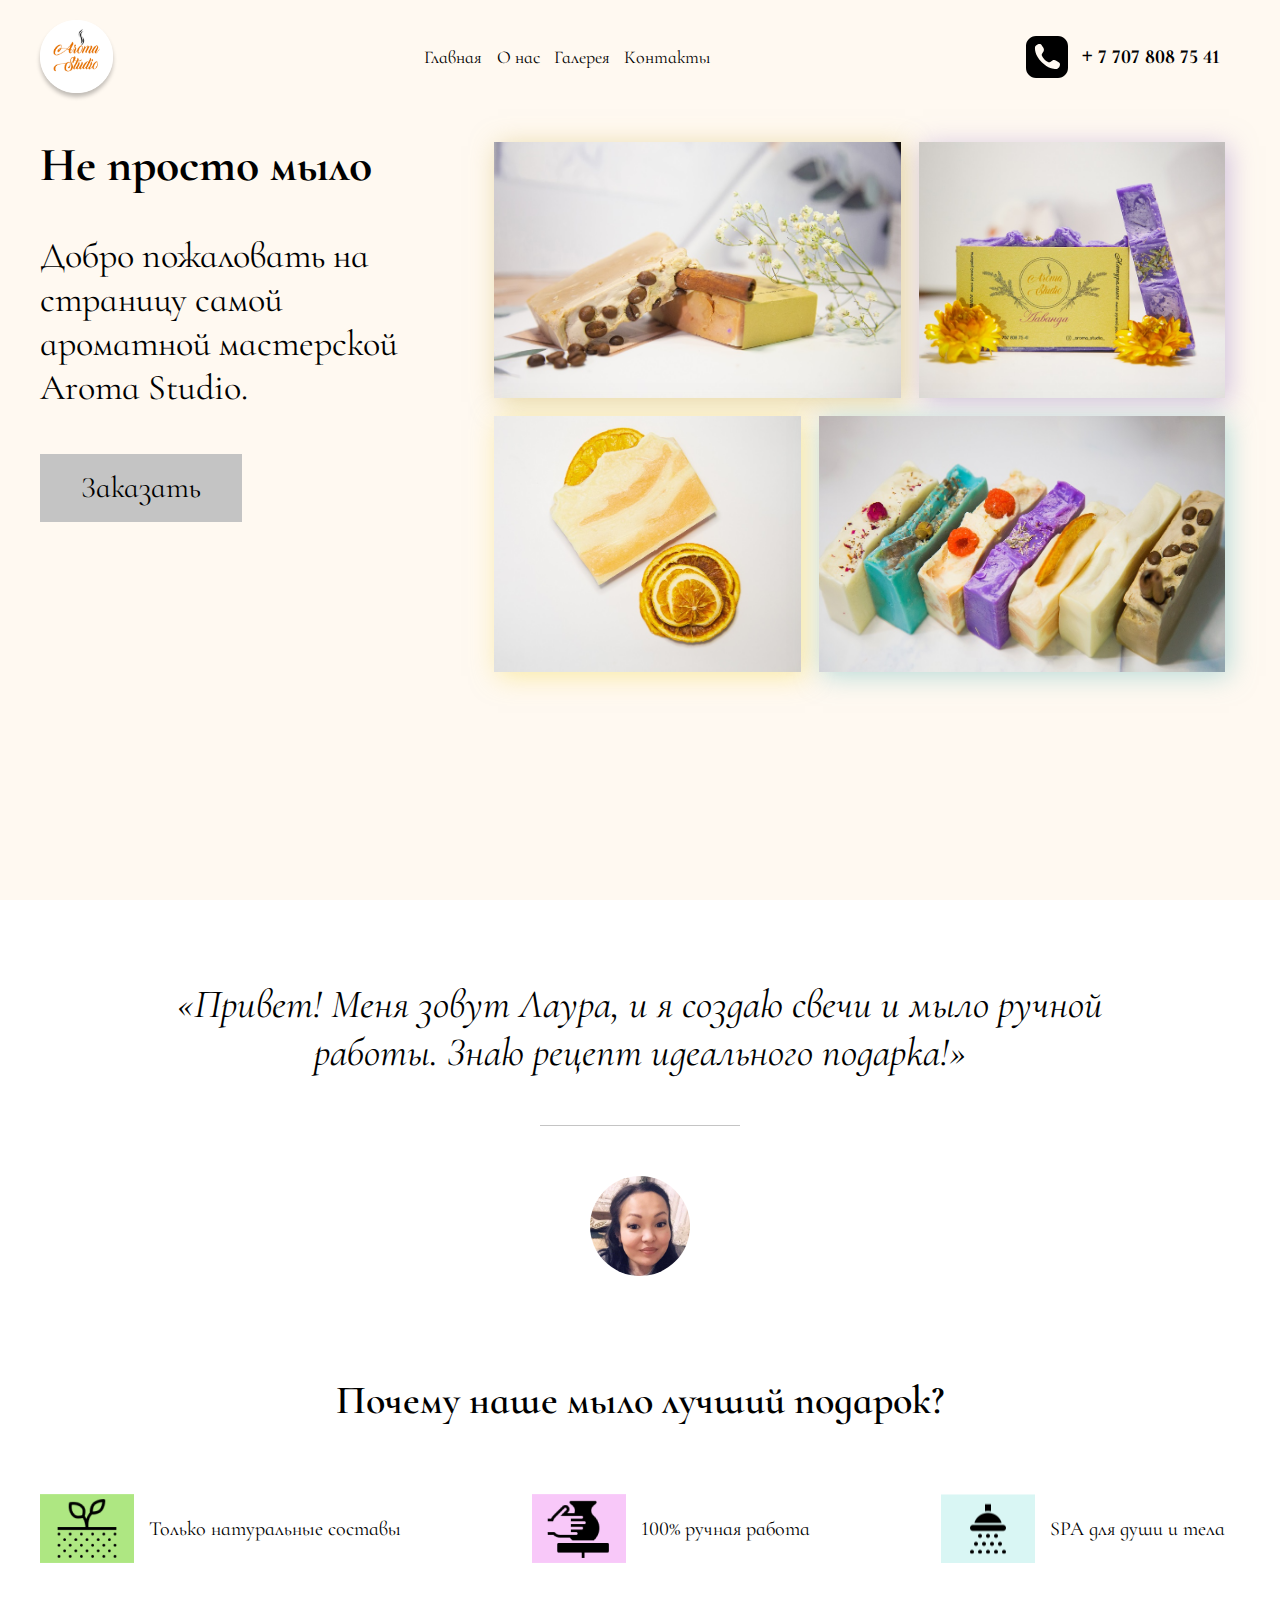
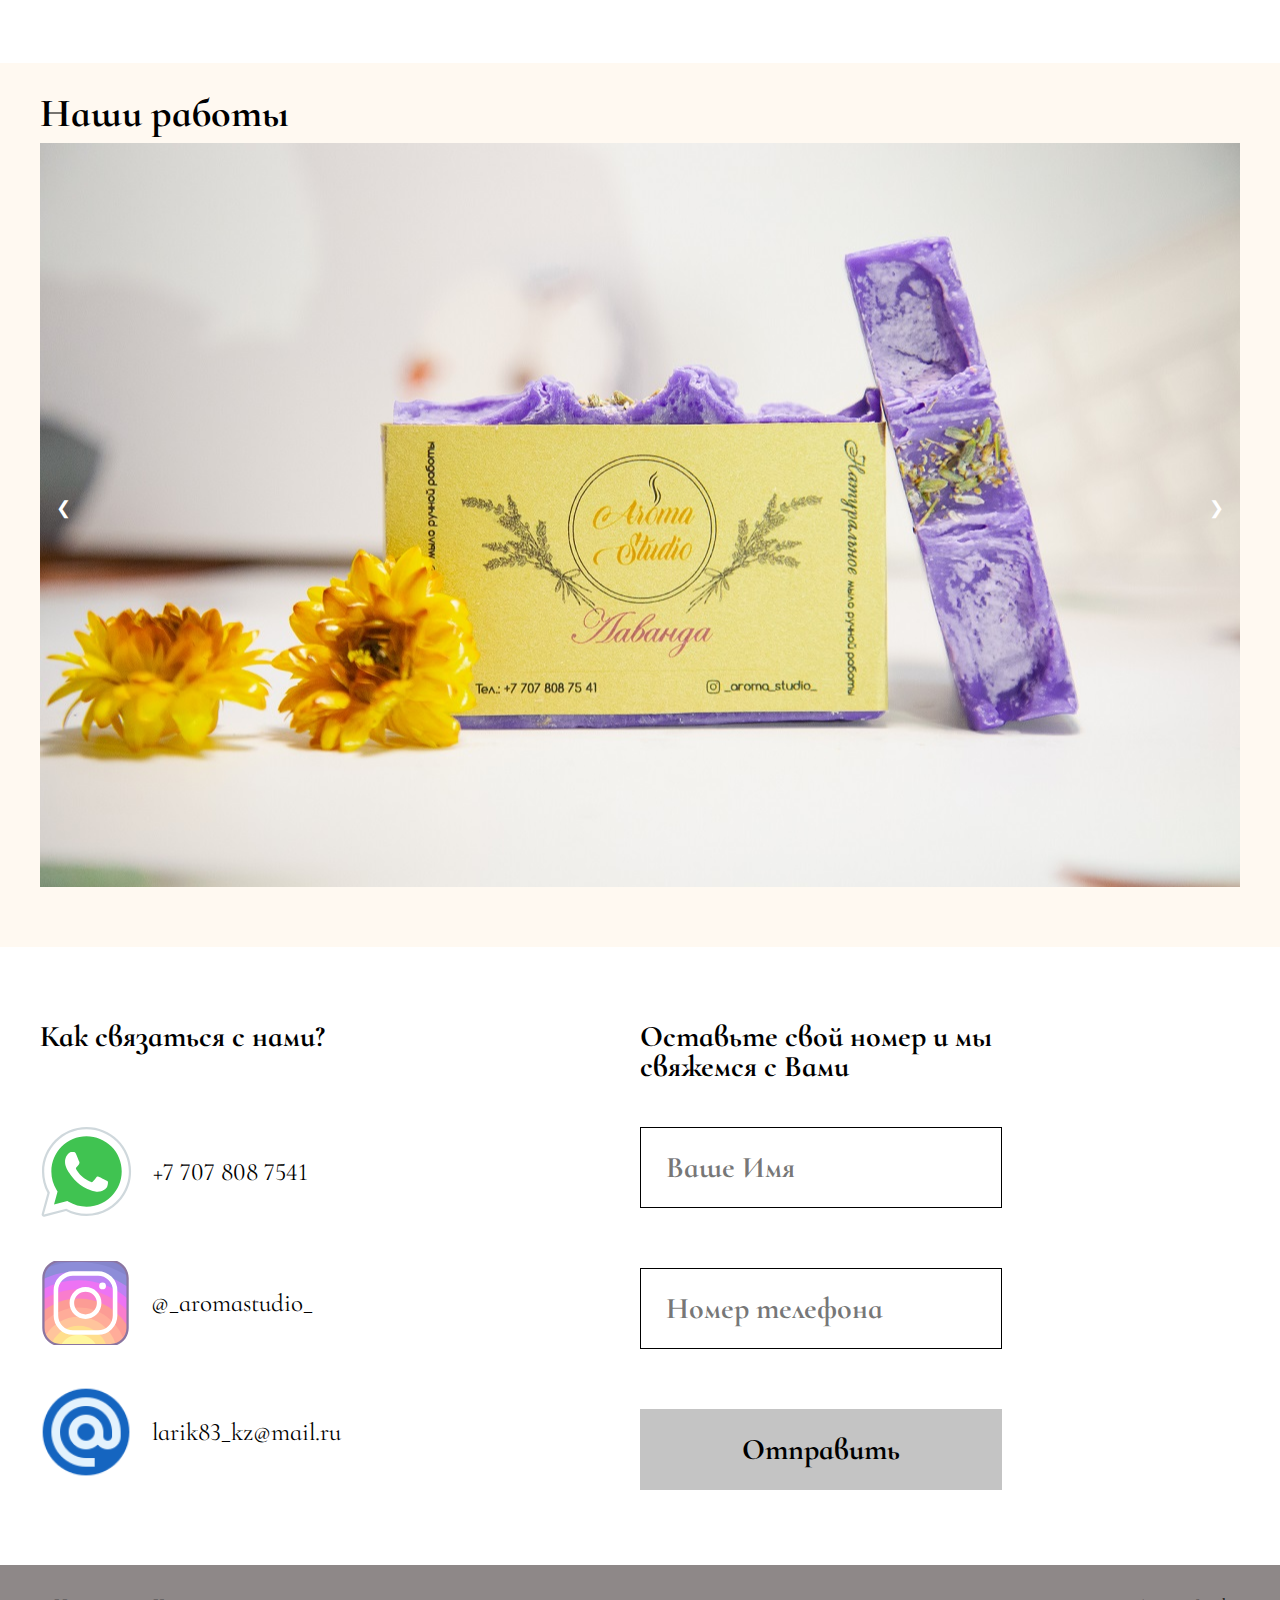
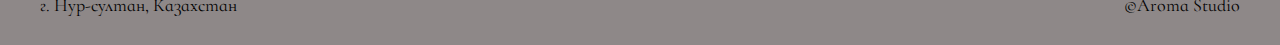
<file: index.html>
<!DOCTYPE html>

<html lang="ru">

<head>
   <title>Aroma Studio</title>
   <link rel="shortcut icon" href="img/phone.png" type="image/png">

   <link rel="stylesheet" type="text/css" href="css/style.css">
   <meta http-equiv="Content-type" content="text/html;" charest=UTF-8 />
   <meta http-equiv="X-UA-Compatible" content="IE=edge">
   <meta name="format-detection" content="telephone=no">

   <meta name="viewport" content="width=device-width, initial-scale=1.0, maximum-scale=1.0, user-scalable=0">
</head>

<body>


   <div class="wrapper">
      <main class="page">
         <header class="header">
            <div class="container">
               <div class="header__row">
                  <div class="header__logo logo">
                     <div class="logo__image image ibg">
                        <img src="img/phone.png" alt="">
                     </div>
                  </div>

                  <div class="header__burger">
                     <span></span>
                  </div>
                  <nav class="header__menu">
                     <ul class="header__list">
                        <li><a href="#main" class="header__link">Главная</a></li>
                        <li><a href="#about" class="header__link">О нас</a></li>
                        <li><a href="#slide" class="header__link">Галерея</a></li>
                        <li><a href="#contacts" class="header__link">Контакты</a></li>
                     </ul>
                  </nav>
                  <div class="header__contacts">
                     <div class="header__number number">
                        <div class="number__image image ibg">
                           <img src="img/phone.svg" alt="">
                        </div>
                     </div>
                     <span><span>+</span> 7 707 808 75 41</span>
                  </div>


               </div>
            </div>
         </header>
         <div class="main-screen" id="main">
            <div class="container">
               <div class="main-screen__row">
                  <div class="main-screen__column">
                     <div class="main-screen__offer offer">
                        <h1 class="offer__title">
                           Не просто мыло
                        </h1>
                        <div class="offer__text">
                           Добро пожаловать на страницу самой ароматной мастерcкой Aroma Studio.
                        </div>
                        <a href="#contacts" class="offer__btn">
                           Заказать
                        </a>
                     </div>
                  </div>
                  <div class="main-screen__column main-screen__column_b collage">
                     <div class="collage__row">

                        <div class="collage__column collage__column_b collage__column_1">
                           <div class="collage__image ibg">
                              <img src="img/01m.jpg" alt="">
                           </div>
                        </div>
                        <div class="collage__column collage__column_2">
                           <div class="collage__image ibg">
                              <img src="img/02m.jpg" alt="">
                           </div>
                        </div>
                     </div>

                     <div class="collage__row">

                        <div class="collage__column collage__column_3">
                           <div class="collage__image ibg">
                              <img src="img/03m.jpg" alt="">
                           </div>
                        </div>
                        <div class="collage__column collage__column_b collage__column_4">
                           <div class="collage__image ibg">
                              <img src="img/04m.jpg" alt="">
                           </div>
                        </div>

                     </div>
                  </div>

               </div>
            </div>
         </div>
         <div class="content">
            <section class="about" id="about">
               <div class="container">
                  <div class="about__me me">
                     <div class="me__text">
                        «Привет! Меня зовут Лаура, и я создаю свечи и мыло ручной работы. Знаю рецепт идеального
                        подарка!»
                     </div>
                     <div class="me__image image ibg">
                        <img src="img/laura.jpeg" alt="">
                     </div>
                  </div>
                  <div class="about__product product">
                     <h2 class="product__title">Почему наше мыло лучший подарок?</h2>
                     <div class="product__items items">
                        <div class="items__column">
                           <div class="items__image image ibg">
                              <img src="img/BIO.png" alt="">
                           </div>
                           <span class="items__text">
                              Только натуральные составы
                           </span>
                        </div>
                        <div class="items__column">
                           <div class="items__image image ibg">
                              <img src="img/HAND.png" alt="">
                           </div>
                           <span class="items__text">
                              100% ручная работа
                           </span>
                        </div>
                        <div class="items__column">
                           <div class="items__image image ibg">
                              <img src="img/SPA.png" alt="">
                           </div>
                           <span class="items__text">
                              SPA для души и тела
                           </span>
                        </div>
                     </div>


                  </div>
               </div>
            </section>
            <section class="slide">
               <div class="slideshow-container">
                  <h2 class="slide__title" id="slide">Наши работы</h2>
                  <div class="mySlides ibg  image fade">
                     <img src="img/5ms.jpg" alt="">
                  </div>
                  <div class="mySlides  ibg  image  fade">
                     <img src="img/6ms.jpg" alt="">
                  </div>
                  <div class="mySlides   ibg  image  fade">
                     <img src="img/7ms.jpg" alt="">
                  </div>
                  <div class="mySlides   ibg  image  fade">
                     <img src="img/8ms.jpg" alt="">
                  </div>
                  <div class="mySlides   ibg  image  fade">
                     <img src="img/9ms.jpg" alt="">
                  </div>
                  <div class="mySlides   ibg  image  fade">
                     <img src="img/10ms.jpg" alt="">
                  </div>
                  <div class="mySlides   ibg  image  fade">
                     <img src="img/11ms.jpg" alt="">
                  </div>
                  <div class="mySlides   ibg  image  fade">
                     <img src="img/12ms.jpg" alt="">
                  </div>
                  <div class="mySlides   ibg  image  fade">
                     <img src="img/13ms.jpg" alt="">
                  </div>
                  <div class="mySlides   ibg  image  fade">
                     <img src="img/14ms.jpg" alt="">
                  </div>
                  <div class="mySlides   ibg  image  fade">
                     <img src="img/15ms.jpg" alt="">
                  </div>
                  <div class="mySlides   ibg  image  fade">
                     <img src="img/16ms.jpg" alt="">
                  </div>
                  <div class="mySlides   ibg  image  fade">
                     <img src="img/17ms.jpg" alt="">
                  </div>
                  <div class="mySlides   ibg  image  fade">
                     <img src="img/18ms.jpg" alt="">
                  </div>
                  <div class="mySlides   ibg  image  fade">
                     <img src="img/19ms.jpg" alt="">
                  </div>

                  <a class="prev" onclick="plusSlides(-1)">&#10094</a>
                  <a class="next" onclick="plusSlides(1)">&#10095</a>

                  <!-- <br> точки не нужны
                  <div style="text-align: center;">
                     <span class="dots" onclick="currentSlide(1)"></span>
                     <span class="dots" onclick="currentSlide(2)"></span>
                     <span class="dots" onclick="currentSlide(3)"></span>
                  </div>
               -->
               </div>
            </section>
            <section class="contacts" id="contacts">
               <div class="container">
                  <div class="contacts__row">
                     <div class="contacts__column">
                        <h2 class="contacts__title">Как связаться с нами?</h2>
                        <a href="https://wa.me/message/BD5ZEMJNG6LMA1" class="contacts__type type" target="_blank"
                           title="написать на Whatsapp">
                           <span class="type__image type__image_1 image ibg">
                              <img src="img/whatsapp.svg" alt="whatsapp">
                           </span>
                           <span class="type__text">
                              +7 707 808 7541
                           </span>
                        </a>
                        <a href="https://www.instagram.com/_aromastudio_/" class="contacts__type type" target="_blank"
                           title="Перейти на Instagram страничку">
                           <span class="type__image type__image_2 image ibg">
                              <img src="img/instagram.svg" alt="whatsapp">
                           </span>
                           <span class="type__text">
                              @_aromastudio_
                           </span>
                        </a>
                        <a class="contacts__type type" target="_blank" title="">
                           <span class="type__image type__image_3 image ibg">
                              <img src="img/mail.png" alt="whatsapp">
                           </span>
                           <span class="type__text">
                              larik83_kz@mail.ru
                           </span>
                        </a>
                     </div>
                     <div class="contacts__column contacts__column_2">
                        <h2 class="contacts__title contacts__title_2">Оставьте свой номер
                           и мы свяжемся с Вами</h2>
                        <form action="#" class="contacts__form form form__body" name="feedback" id="form">
                           <input type="text" class="form__input" name="name" placeholder="Ваше Имя">
                           <input type="tel" class="form__input" name="phone" placeholder="Номер телефона">
                           <button type="submit" class="form__btn">Отправить</button>
                        </form>

                     </div>
                  </div>

               </div>
            </section>
         </div>
         <footer class="footer">
            <div class="container">
               <div class="footer__row">
                  <div class="footer__column">
                     г. Нур-султан, Казахстан
                  </div>
                  <div class="footer__column">
                     ©Aroma Studio
                  </div>

               </div>
            </div>

         </footer>
      </main>

      <script src="https://code.jquery.com/jquery-3.4.1.slim.min.js"></script>

      <script src="js/script.js"></script>


   </div>

</body>

</html>
</file>
<file: css/style.css>
@charset "UTF-8";
@import url("https://fonts.googleapis.com/css2?family=Cormorant+Infant:ital,wght@0,400;0,600;0,700;1,400&display=swap");
* {
  padding: 0;
  margin: 0;
  border: 0;
}

*, *:before, *:after {
  -webkit-box-sizing: border-box;
  box-sizing: border-box;
}

:focus, :active {
  outline: none;
}

a:focus, a:active {
  outline: none;
}

nav, footer, header, aside {
  display: block;
}

html, body {
  height: 100%;
  width: 100%;
  font-size: 100%;
  min-width: 320px;
  line-height: 1;
  font-size: 14px;
  font-family: "Cormorant Infant";
  -ms-text-size-adjust: 100%;
  -moz-text-size-adjust: 100%;
  -webkit-text-size-adjust: 100%;
}

input, button, textarea {
  font-family: "Cormorant Infant";
}

input::-ms-clear {
  display: none;
}

button {
  cursor: pointer;
}

button::-moz-focus-inner {
  padding: 0;
  border: 0;
}

a, a:visited {
  text-decoration: none;
}

a:hover {
  text-decoration: none;
}

ul li {
  list-style: none;
}

img {
  vertical-align: top;
}

h1, h2, h3, h4, h5, h6 {
  font-size: inherit;
  font-weight: inherit;
}

.header__row {
  display: -webkit-box;
  display: -ms-flexbox;
  display: flex;
  -webkit-box-pack: justify;
      -ms-flex-pack: justify;
          justify-content: space-between;
  -webkit-box-align: center;
      -ms-flex-align: center;
          align-items: center;
  position: absolute;
  left: 15px;
  right: 15px;
  top: 20px;
}
.header__logo {
  display: -webkit-box;
  display: -ms-flexbox;
  display: flex;
  position: relative;
}
.header__list {
  display: -webkit-box;
  display: -ms-flexbox;
  display: flex;
  min-width: 315px;
  -webkit-box-pack: space-evenly;
      -ms-flex-pack: space-evenly;
          justify-content: space-evenly;
}
.header__link {
  font-size: 18px;
  color: #000000;
}
.header__link:hover {
  border-bottom: 1px solid #000000;
  font-weight: 600;
}
.header__burger {
  display: none;
}

.logo {
  position: relative;
  width: 73px;
  height: 73px;
  border-radius: 50%;
  -webkit-box-shadow: 0px 4px 4px rgba(0, 0, 0, 0.25);
          box-shadow: 0px 4px 4px rgba(0, 0, 0, 0.25);
}
.logo__image {
  position: absolute;
  width: 100%;
  height: 100%;
  top: 0;
  left: 0;
}

.number {
  display: -webkit-box;
  display: -ms-flexbox;
  display: flex;
  position: relative;
  width: 50px;
  height: 50px;
}
.number__image {
  position: absolute;
  width: 100%;
  height: 100%;
  top: 0;
  left: 0;
}

.header__contacts {
  display: -webkit-box;
  display: -ms-flexbox;
  display: flex;
  -webkit-box-align: center;
      -ms-flex-align: center;
          align-items: center;
  padding: 0 20px 0 0;
}
.header__contacts span {
  margin: 0 0 0 5px;
  font-weight: 700;
  font-size: 20px;
  line-height: 24px;
  color: #000000;
}
.header__contacts span span {
  font-family: "Times New Roman", Times, Baskerville, Georgia, serif;
  font-style: 20px;
}

@media (max-width: 640px) {
  .container {
    position: static;
  }

  body.lock {
    overflow: hidden;
  }

  .logo {
    width: 50px;
    height: 50px;
    z-index: 3;
  }

  .header {
    position: fixed;
    width: 100%;
    height: 65px;
    left: 0;
    top: 0;
    z-index: 50;
  }
  .header__row {
    top: 5px;
  }
  .header__burger {
    display: block;
    width: 30px;
    height: 20px;
    position: relative;
    z-index: 3;
  }
  .header__burger::before, .header__burger::after {
    content: "";
    background: #000;
    position: absolute;
    width: 100%;
    height: 2px;
    -webkit-transition: all 0.5s ease 0s;
    transition: all 0.5s ease 0s;
  }
  .header__burger::before {
    top: 0;
  }
  .header__burger::after {
    bottom: 0;
  }
  .header__burger span {
    background: #000;
    position: absolute;
    width: 100%;
    left: 0;
    top: 9px;
    height: 2px;
    -webkit-transition: all 0.3s ease 0s;
    transition: all 0.3s ease 0s;
  }
  .header__burger.active:before {
    -webkit-transform: rotate(45deg);
            transform: rotate(45deg);
    top: 9px;
  }
  .header__burger.active::after {
    -webkit-transform: rotate(-45deg);
            transform: rotate(-45deg);
    bottom: 9px;
  }
  .header__burger.active span {
    -webkit-transform: scale(0);
            transform: scale(0);
  }
  .header__menu {
    position: fixed;
    top: -100%;
    left: 0;
    width: 100%;
    height: 100%;
    overflow: auto;
    background-color: #fff0da;
    padding: 80px 0 0 10px;
    -webkit-transition: all 0.3s ease 0s;
    transition: all 0.3s ease 0s;
  }
  .header__menu.active {
    top: 0;
  }
  .header__list {
    display: block;
  }
  .header__list li {
    margin: 0 0 20px 0;
  }
  .header__link {
    font-size: 2.14em;
  }
  .header__contacts {
    display: none;
  }

  .header::before {
    content: "";
    position: absolute;
    left: 0;
    top: 0;
    width: 100%;
    height: 100%;
    background-color: rgba(255, 240, 218, 0.442);
    z-index: 3;
  }
}
html {
  scroll-behavior: smooth;
}

.ibg {
  background-position: center;
  background-size: cover;
  background-repeat: no-repeat;
  position: relative;
}

.ibg img {
  width: 0;
  height: 0;
  position: absolute;
  top: 0;
  left: 0;
  opacity: 0;
  visibility: hidden;
}

.wrapper {
  overflow: hidden;
  min-height: 100%;
}

.page {
  position: absolute;
  width: 100%;
  height: 100%;
  top: 0;
  left: 0;
  display: -webkit-box;
  display: -ms-flexbox;
  display: flex;
  -webkit-box-orient: vertical;
  -webkit-box-direction: normal;
      -ms-flex-direction: column;
          flex-direction: column;
}

.container {
  max-width: 1230px;
  padding: 0px 15px;
  margin: 0 auto;
  position: relative;
}

.main-screen {
  background: rgba(255, 240, 218, 0.37);
  padding: 142px 0 60px 0;
  -webkit-box-flex: 1;
      -ms-flex: 1 0 100%;
          flex: 1 0 100%;
}
@media (min-height: 901px) {
  .main-screen {
    -webkit-box-flex: 0;
        -ms-flex: none;
            flex: none;
    padding: 142px 0 208px 0;
  }
}
.main-screen__row {
  display: -webkit-box;
  display: -ms-flexbox;
  display: flex;
}
.main-screen__column {
  -webkit-box-flex: 0;
      -ms-flex: 0 1 37.85%;
          flex: 0 1 37.85%;
}
.main-screen__column_b {
  -webkit-box-flex: 0;
      -ms-flex: 0 1 60.92%;
          flex: 0 1 60.92%;
  -ms-flex-item-align: start;
      -ms-grid-row-align: start;
      align-self: start;
}
.main-screen__offer {
  padding: 0 77px 0 0;
}
.main-screen__collage {
  width: 100%;
}
@media (max-width: 1116px) {
  .main-screen {
    padding: 120px 0 50px 0;
  }
  .main-screen__offer {
    padding: 0 20px 0 0;
  }
}
@media (orientation: portrait) {
  .main-screen {
    -webkit-box-flex: 0;
        -ms-flex: none;
            flex: none;
  }
}
@media (max-width: 641px) {
  .main-screen {
    padding: 80px 0 50px 0;
    -webkit-box-flex: 0;
        -ms-flex: none;
            flex: none;
  }
  .main-screen__row {
    -webkit-box-orient: vertical;
    -webkit-box-direction: normal;
        -ms-flex-direction: column;
            flex-direction: column;
  }
  .main-screen__column {
    -webkit-box-ordinal-group: 3;
        -ms-flex-order: 2;
            order: 2;
  }
  .main-screen__column_b {
    -webkit-box-ordinal-group: 2;
        -ms-flex-order: 1;
            order: 1;
    -ms-flex-item-align: stretch;
        -ms-grid-row-align: stretch;
        align-self: stretch;
    margin: 0 0 35px 0;
  }
  .main-screen__offer {
    padding: 0;
  }
}

.offer__title {
  font-weight: 700;
  font-size: 3.4em;
  margin: 0 0 44px 0;
}
.offer__text {
  font-size: 36px;
  line-height: 44px;
  margin: 0 0 44px 0;
}
.offer__btn {
  display: block;
  width: 202px;
  height: 68px;
  left: 215px;
  top: 464px;
  background: #c4c4c4;
  text-align: center;
  color: #000;
  font-size: 2.14em;
  line-height: 68px;
}
.offer__btn:hover {
  background: #e24040;
  color: #fff;
}
@media (max-width: 1024px) {
  .offer__title {
    font-weight: 700;
    font-size: 3em;
    margin: 0 0 22px 0;
  }
  .offer__text {
    font-size: 2em;
    line-height: 1.5em;
    margin: 0 0 22px 0;
  }
  .offer__btn {
    display: block;
    width: 150px;
    height: 51px;
    background: #c4c4c4;
    text-align: center;
    color: #000;
    font-size: 2em;
    line-height: 51px;
  }
}
@media (max-width: 830px) {
  .offer__title {
    font-weight: 700;
    font-size: 2.5em;
  }
  .offer__text {
    font-size: 1.7em;
    line-height: 1.5em;
  }
  .offer__btn {
    width: 120px;
    height: 40px;
    font-size: 1.7em;
    line-height: 40px;
  }
}
@media (max-width: 721px) {
  .offer__title {
    font-weight: 700;
    font-size: 2.14em;
  }
  .offer__text {
    font-size: 1.42em;
    line-height: 1.5em;
  }
  .offer__btn {
    width: 120px;
    height: 40px;
    font-size: 1.42em;
    line-height: 38px;
  }
}

.collage {
  display: -webkit-box;
  display: -ms-flexbox;
  display: flex;
  -webkit-box-orient: vertical;
  -webkit-box-direction: normal;
      -ms-flex-direction: column;
          flex-direction: column;
}
.collage__row {
  -webkit-box-flex: 1;
      -ms-flex: 1 1 50%;
          flex: 1 1 50%;
  display: -webkit-box;
  display: -ms-flexbox;
  display: flex;
}
.collage__column {
  position: relative;
  -webkit-box-flex: 1;
      -ms-flex: 1 1 43%;
          flex: 1 1 43%;
  padding: 0 0 35% 0;
}
.collage__column_b {
  -webkit-box-flex: 1;
      -ms-flex: 1 1 57%;
          flex: 1 1 57%;
}
.collage__column_1 {
  margin: 0 9px 9px 0;
  -webkit-box-shadow: 4px 4px 25px rgba(206, 182, 82, 0.5);
          box-shadow: 4px 4px 25px rgba(206, 182, 82, 0.5);
}
.collage__column_2 {
  margin: 0 0 9px 9px;
  -webkit-box-shadow: 4px 4px 25px rgba(162, 136, 202, 0.5);
          box-shadow: 4px 4px 25px rgba(162, 136, 202, 0.5);
}
.collage__column_3 {
  margin: 9px 9px 0 0;
  -webkit-box-shadow: 4px 4px 25px rgba(244, 219, 86, 0.5);
          box-shadow: 4px 4px 25px rgba(244, 219, 86, 0.5);
}
.collage__column_4 {
  margin: 9px 0 0 9px;
  -webkit-box-shadow: 4px 4px 25px rgba(113, 189, 191, 0.5);
          box-shadow: 4px 4px 25px rgba(113, 189, 191, 0.5);
}
.collage__image {
  position: absolute;
  width: 100%;
  height: 100%;
  top: 0;
  left: 0;
}

.about {
  margin-bottom: 100px;
}
@media (max-width: 721px) {
  .about {
    margin-bottom: 50px;
  }
}
.about__me {
  padding: 80px 0 100px 0;
  max-width: 960px;
  margin: 0 auto;
}
@media (max-width: 830px) {
  .about__me {
    padding: 50px 0 80px 0;
  }
}
@media (max-width: 425px) {
  .about__me {
    padding: 60px 0 60px 0;
  }
}

.me {
  text-align: center;
}
.me__text {
  position: relative;
  font-style: italic;
  font-size: 40px;
  line-height: 48px;
  text-align: center;
}
@media (max-width: 1024px) {
  .me__text {
    font-size: 2.4em;
  }
}
@media (max-width: 830px) {
  .me__text {
    font-size: 2em;
  }
}
@media (max-width: 721px) {
  .me__text {
    font-size: 1.7em;
    line-height: 1.3em;
  }
}
@media (max-width: 390px) {
  .me__text {
    font-size: 1.42em;
    line-height: 1.3em;
  }
}
.me__text::after {
  content: "";
  position: absolute;
  background-color: #c4c4c4;
  width: 200px;
  height: 1px;
  bottom: -50px;
  left: 50%;
  -webkit-transform: translate(-50%, 0);
          transform: translate(-50%, 0);
}
@media (max-width: 425px) {
  .me__text::after {
    bottom: -25px;
    width: 100px;
  }
}
.me__image {
  margin: 100px auto 0;
  width: 100px;
  height: 100px;
  border-radius: 50%;
}
@media (max-width: 425px) {
  .me__image {
    margin: 50px auto 0;
  }
}

.product__title {
  font-weight: 600;
  font-size: 40px;
  line-height: 48px;
  text-align: center;
  margin-bottom: 70px;
}
@media (max-width: 1024px) {
  .product__title {
    font-size: 2.4em;
  }
}
@media (max-width: 830px) {
  .product__title {
    font-size: 2em;
  }
}
@media (max-width: 721px) {
  .product__title {
    font-size: 1.7em;
    line-height: 1.3em;
    margin-bottom: 40px;
  }
}
@media (max-width: 390px) {
  .product__title {
    font-size: 1.42em;
  }
}
.product__items {
  display: -webkit-box;
  display: -ms-flexbox;
  display: flex;
  -webkit-box-pack: justify;
      -ms-flex-pack: justify;
          justify-content: space-between;
}
@media (max-width: 721px) {
  .product__items {
    -webkit-box-orient: vertical;
    -webkit-box-direction: normal;
        -ms-flex-direction: column;
            flex-direction: column;
  }
}

.items__column {
  display: -webkit-box;
  display: -ms-flexbox;
  display: flex;
  -webkit-box-align: center;
      -ms-flex-align: center;
          align-items: center;
}
@media (max-width: 721px) {
  .items__column {
    margin: 0 0 30px 0;
  }
}
@media (max-width: 390px) {
  .items__column {
    margin: 0 0 30px 0;
  }
  .items__column:last-child {
    margin: 0 0 0 0;
  }
}
.items__image {
  width: 94px;
  height: 69.21px;
}
@media (max-width: 390px) {
  .items__image {
    width: 69.79px;
    height: 50px;
  }
}
@media (max-width: 335px) {
  .items__image {
    width: 57px;
    height: 40.84px;
  }
}
.items__text {
  padding: 0 15px 0 15px;
  font-size: 20px;
  line-height: 24px;
}
@media (max-width: 390px) {
  .items__text {
    font-size: 1.28em;
    line-height: 1.3em;
  }
}
@media (max-width: 721px) {
  .items__text {
    padding: 0 0px 0 15px;
  }
}
@media (max-width: 335px) {
  .items__text {
    padding: 0 0px 0 10px;
  }
}

.slide__title {
  font-weight: bold;
  font-size: 40px;
  padding: 0px 0 10px;
}
@media (max-width: 1024px) {
  .slide__title {
    font-size: 2.4em;
  }
}
@media (max-width: 830px) {
  .slide__title {
    font-size: 2em;
  }
}
@media (max-width: 721px) {
  .slide__title {
    font-size: 1.7em;
  }
}
@media (max-width: 390px) {
  .slide__title {
    font-size: 1.42em;
  }
}

.slide {
  background-color: rgba(255, 240, 218, 0.37);
}

.slideshow-container {
  max-width: 1230px;
  position: relative;
  margin: auto;
  padding: 30px 15px;
}

.mySlides {
  width: 100%;
  padding: 0 0 62% 0;
  margin: 0 0 30px 0;
}
@media (max-width: 768px) {
  .mySlides {
    margin: 0 0 10px 0;
  }
}
@media (max-width: 425px) {
  .mySlides {
    margin: 0;
  }
}

.prev,
.next {
  cursor: pointer;
  position: absolute;
  top: 50%;
  width: auto;
  margin-top: -22px;
  padding: 16px;
  color: white;
  font-weight: 700px;
  font-size: 18px;
  -webkit-transition: 0.6s ease;
  transition: 0.6s ease;
  border-radius: 0 3px 3px 0;
}

.next {
  right: 15px;
  border-radius: 3px 0 0 3px;
}

.prev:hover,
.next:hover {
  background-color: rgba(0, 0, 0, 0.36);
}

/*  относиться к точкам
.dots {
   cursor: pointer;
   height: 13px;
   width: 13px;
   margin: 0 2px;
   background-color: #bbb;
   border-radius: 50%;
   display: inline-block;
   transition: background-color 0.6s ease;
}

.active, .dots:hover{
   background-color: #717171;
}
*/
.fade {
  -webkit-animation-name: fade;
  -webkit-animation-duration: 1.5s;
  animation-name: fade;
  -webkit-animation-timing-function: ease-in;
          animation-timing-function: ease-in;
  -webkit-animation-duration: 1s;
          animation-duration: 1s;
}

@-webkit-keyframes fade {
  0% {
    opacity: 0.4;
  }
  100% {
    opacity: 1;
  }
}

@keyframes fade {
  0% {
    opacity: 0.4;
  }
  100% {
    opacity: 1;
  }
}
.contacts__row {
  display: -webkit-box;
  display: -ms-flexbox;
  display: flex;
}
@media (max-width: 641px) {
  .contacts__row {
    display: block;
  }
}
.contacts__column {
  -webkit-box-flex: 0;
      -ms-flex: 0 1 50%;
          flex: 0 1 50%;
  padding: 75px 0;
}
@media (max-width: 641px) {
  .contacts__column {
    padding: 30px 0;
  }
  .contacts__column_2 {
    position: relative;
  }
  .contacts__column_2::before {
    content: "";
    position: absolute;
    top: 0;
    bottom: 0;
    left: -15px;
    right: -15px;
    background: rgba(149, 129, 129, 0.29);
    z-index: -1;
  }
}
.contacts__title {
  max-width: 362px;
  font-weight: bold;
  font-size: 30px;
  margin: 0 0 75px 0;
}
.contacts__title_2 {
  margin: 0 0 45px 0;
}
@media (max-width: 721px) {
  .contacts__title {
    font-size: 1.7em;
  }
}
@media (max-width: 641px) {
  .contacts__title {
    margin: 0 0 40px 0;
  }
}
@media (max-width: 390px) {
  .contacts__title {
    font-size: 1.42em;
    margin: 0 0 30px 0;
  }
  .contacts__title_2 {
    margin: 0 0 30px 0;
  }
}
.contacts__type {
  margin: 0 0 45px 0;
}
.contacts__type:last-child {
  margin: 0;
}
@media (max-width: 390px) {
  .contacts__type {
    margin: 0 0 25px 0;
  }
}
.type {
  display: -webkit-box;
  display: -ms-flexbox;
  display: flex;
  -webkit-box-align: center;
      -ms-flex-align: center;
          align-items: center;
}
.type span {
  display: inline-block;
}
.type__image {
  position: relative;
}
.type__image_1 {
  margin: -4px -7px;
  width: 107px;
  height: 97px;
}
.type__image_2 {
  width: 91px;
  height: 84px;
}
.type__image_3 {
  margin: -6px;
  width: 104px;
  height: 96px;
}
@media (max-width: 390px) {
  .type__image_1 {
    margin: -2px -3px;
    width: 59px;
    height: 54px;
  }
  .type__image_2 {
    width: 51px;
    height: 46px;
  }
  .type__image_3 {
    margin: -3px;
    width: 57px;
    height: 53px;
  }
}
.type__text {
  font-weight: normal;
  font-size: 25px;
  line-height: 30px;
  padding: 0 0 0 20px;
  color: #000;
}
@media (max-width: 721px) {
  .type__text {
    font-size: 1.7em;
  }
}
@media (max-width: 390px) {
  .type__text {
    font-size: 1.42em;
    padding: 0 0 0 15px;
  }
}

.form {
  max-width: 362px;
}
.form__input {
  display: block;
  width: 100%;
  height: 81px;
  border: 1px solid #000000;
  padding: 0 0 0 25px;
  font-size: 30px;
  font-weight: 700;
  margin: 0 0 60px 0;
}
.form__input::-webkit-input-placeholder {
  font-weight: bold;
  font-size: 30px;
  color: rgba(0, 0, 0, 0.54);
}
.form__input::-moz-placeholder {
  font-weight: bold;
  font-size: 30px;
  color: rgba(0, 0, 0, 0.54);
}
.form__input:-ms-input-placeholder {
  font-weight: bold;
  font-size: 30px;
  color: rgba(0, 0, 0, 0.54);
}
.form__input::-ms-input-placeholder {
  font-weight: bold;
  font-size: 30px;
  color: rgba(0, 0, 0, 0.54);
}
.form__input::placeholder {
  font-weight: bold;
  font-size: 30px;
  color: rgba(0, 0, 0, 0.54);
}
@media (max-width: 721px) {
  .form__input::-webkit-input-placeholder {
    font-size: 1.7rem;
  }
  .form__input::-moz-placeholder {
    font-size: 1.7rem;
  }
  .form__input:-ms-input-placeholder {
    font-size: 1.7rem;
  }
  .form__input::-ms-input-placeholder {
    font-size: 1.7rem;
  }
  .form__input::placeholder {
    font-size: 1.7rem;
  }
}
@media (max-width: 390px) {
  .form__input::-webkit-input-placeholder {
    font-size: 1.42rem;
  }
  .form__input::-moz-placeholder {
    font-size: 1.42rem;
  }
  .form__input:-ms-input-placeholder {
    font-size: 1.42rem;
  }
  .form__input::-ms-input-placeholder {
    font-size: 1.42rem;
  }
  .form__input::placeholder {
    font-size: 1.42rem;
  }
}
.form__input:focus {
  -webkit-box-shadow: 0 0 5px #474545;
          box-shadow: 0 0 5px #474545;
}
.form__input:focus::-webkit-input-placeholder {
  color: transparent;
}
.form__input:focus::-moz-placeholder {
  color: transparent;
}
.form__input:focus:-ms-input-placeholder {
  color: transparent;
}
.form__input:focus::-ms-input-placeholder {
  color: transparent;
}
.form__input:focus::placeholder {
  color: transparent;
}
@media (max-width: 350px) {
  .form__input {
    height: 65px;
    margin: 0 0 30px 0;
  }
}
.form__btn {
  font-weight: bold;
  font-size: 30px;
  width: 100%;
  height: 81px;
  background: #C4C4C4;
}
@media (max-width: 721px) {
  .form__btn {
    font-size: 1.7em;
  }
}
@media (max-width: 641px) {
  .form__btn {
    background-color: #FFC49C;
  }
}
@media (max-width: 390px) {
  .form__btn {
    font-size: 1.42em;
  }
}
@media (max-width: 350px) {
  .form__btn {
    height: 65px;
  }
}

.footer {
  background-color: #8E8888;
}
.footer__row {
  display: -webkit-box;
  display: -ms-flexbox;
  display: flex;
  -webkit-box-pack: justify;
      -ms-flex-pack: justify;
          justify-content: space-between;
  -webkit-box-align: center;
      -ms-flex-align: center;
          align-items: center;
  height: 80px;
}
@media (max-width: 350px) {
  .footer__row {
    -webkit-box-orient: vertical;
    -webkit-box-direction: normal;
        -ms-flex-direction: column;
            flex-direction: column;
    -webkit-box-pack: space-evenly;
        -ms-flex-pack: space-evenly;
            justify-content: space-evenly;
  }
}
.footer__column {
  font-size: 18px;
  color: #000000;
}
</file>
